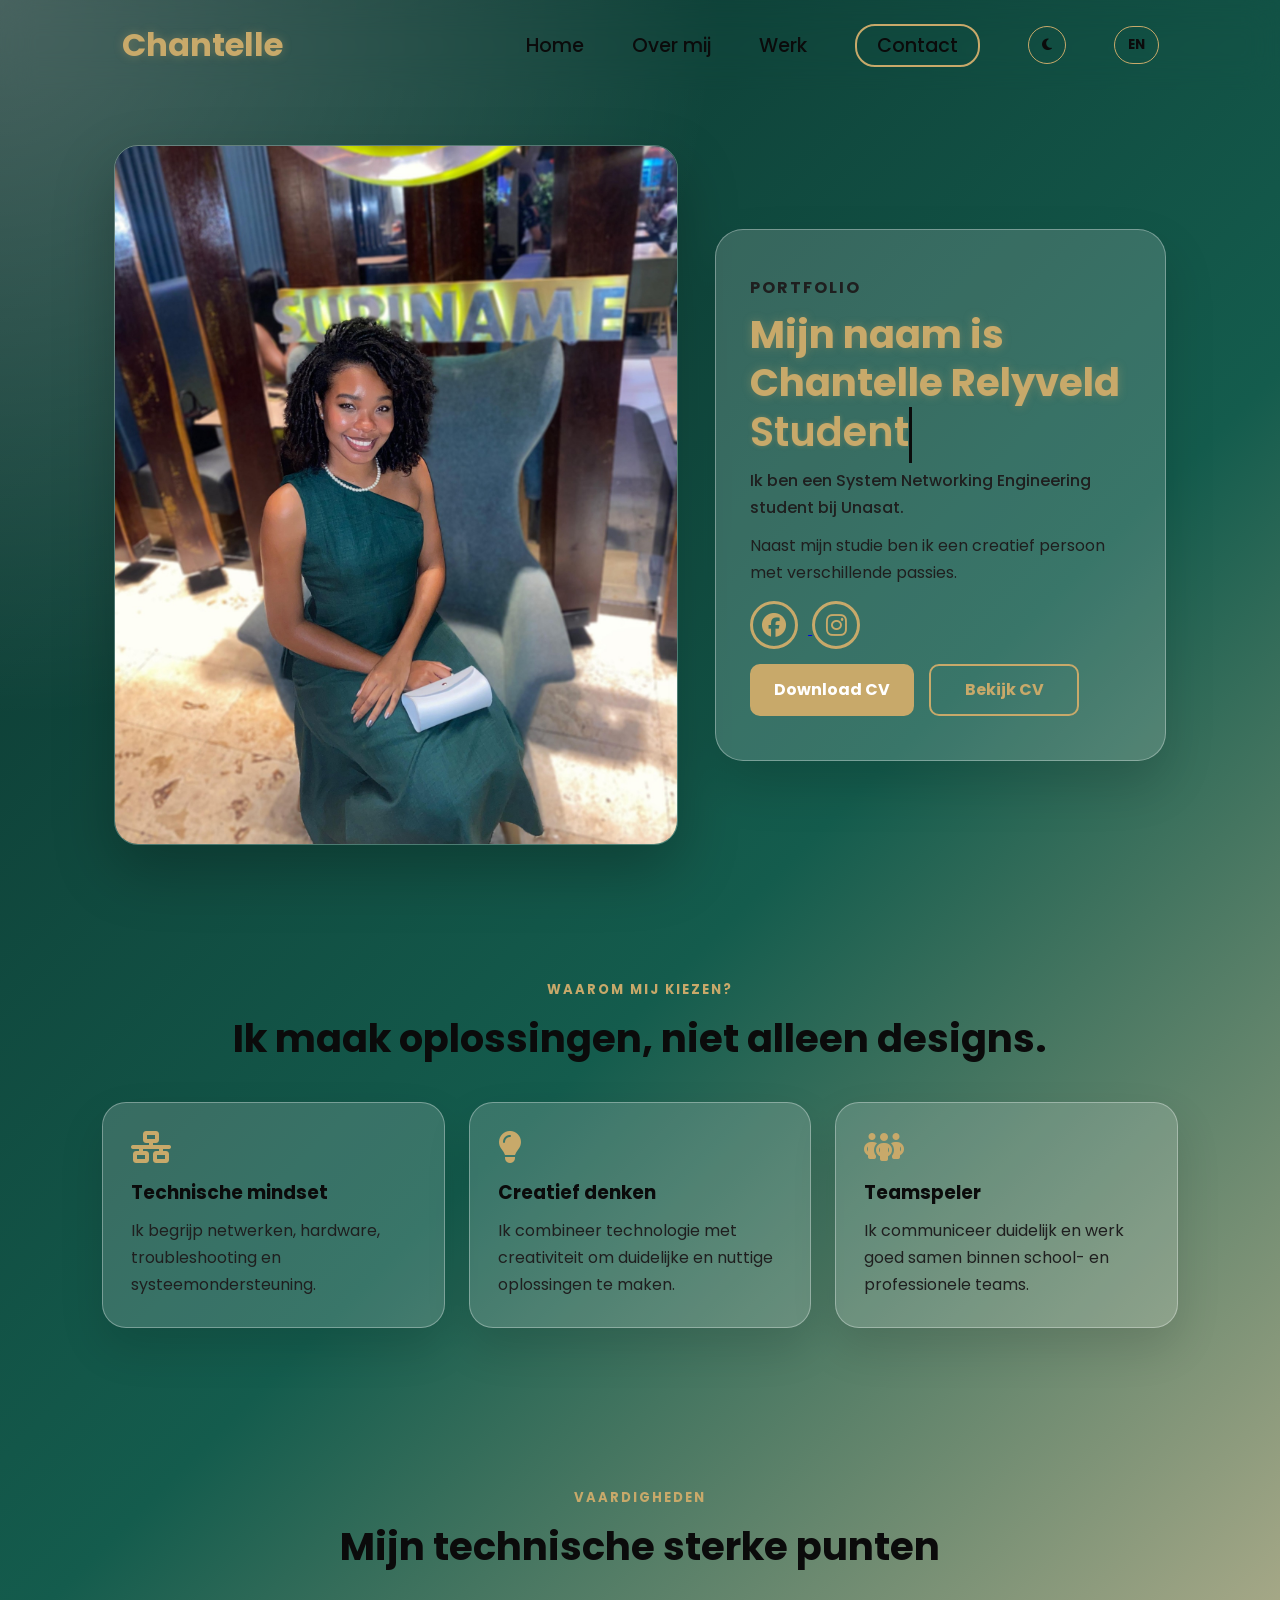
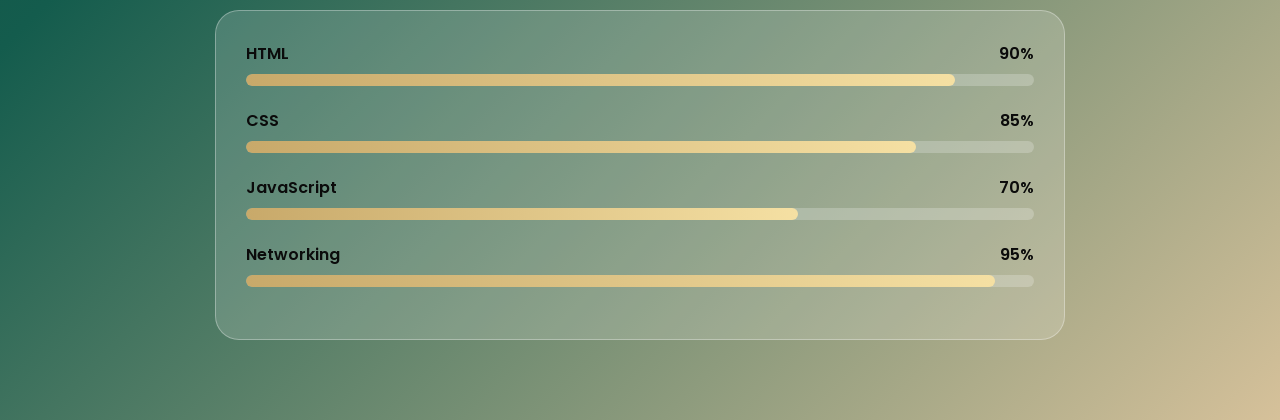
<file: index.html>
<!DOCTYPE html>
<html lang="en">
<head>
    <meta charset="UTF-8">
    <meta name="viewport" content="width=device-width, initial-scale=1.0">
    <title>Chantelle Portfolio</title>

    <!-- Font Awesome -->
    <link rel="stylesheet" href="https://cdnjs.cloudflare.com/ajax/libs/font-awesome/6.7.1/css/all.min.css">

    <!-- CSS (CORRECT VOOR GITHUB PAGES) -->
    <link rel="stylesheet" href="css/main.css">

    <!-- AOS Animation -->
    <link rel="stylesheet" href="https://unpkg.com/aos@next/dist/aos.css" />
</head>

<body>

    <div class="loader">
        <div class="loader-card">
            <div class="loader-logo">CR</div>
            <p data-nl="Welkom bij Chantelle's Portfolio" data-en="Welcome to Chantelle's Portfolio">Welkom bij Chantelle's Portfolio</p>
            <span data-nl="Portfolio laden..." data-en="Loading Experience...">Portfolio laden...</span>
        </div>
    </div>

    <nav>
        <div class="nav-container">
            <div class="logo"><span>Chantelle</span></div>
            <div class="links">
                <div class="link"><a href="index.html" data-nl="Home" data-en="Home">Home</a></div>
                <div class="link"><a href="about.html" data-nl="Over mij" data-en="About">Over mij</a></div>
                <div class="link"><a href="work.html" data-nl="Werk" data-en="Work">Werk</a></div>
                <div class="link contact-btn"><a href="contact.html" data-nl="Contact" data-en="Contact">Contact</a></div>
                <button class="theme-toggle" aria-label="Toggle dark mode">
                    <i class="fa-solid fa-moon"></i>
                </button>
                <button class="lang-toggle" type="button" aria-label="Change language">EN</button>
            </div>
            <i class="fa-solid fa-bars hamburg"></i>
        </div>

        <div class="dropdown">
            <div class="links">
                <a href="index.html" data-nl="Home" data-en="Home">Home</a>
                <a href="about.html" data-nl="Over mij" data-en="About">Over mij</a>
                <a href="work.html" data-nl="Werk" data-en="Work">Werk</a>
                <a href="contact.html" data-nl="Contact" data-en="Contact">Contact</a>
                <button class="theme-toggle mobile-theme" aria-label="Toggle dark mode">
                    <i class="fa-solid fa-moon"></i> <span data-nl="Thema" data-en="Theme">Thema</span>
                </button>
                <button class="lang-toggle mobile-lang" type="button" aria-label="Change language">EN</button>
                <i class="fa-solid fa-xmark cancel"></i>
            </div>
        </div>
    </nav>

    <main class="page-transition">

        <section class="hero-section">
            <div class="main-container">

                <div class="image">
                    <!-- IMAGE CORRECT VOOR GITHUB PAGES -->
                    <img id="profileImg" src="img\greendress.jpeg" alt="Chantelle Relyveld">
                </div>

                <div class="content glass-card">

                    <p class="eyebrow" data-nl="Portfolio" data-en="Portfolio">Portfolio</p>

                    <h1>
                        <span data-nl="Mijn naam is" data-en="My name is">Mijn naam is</span> <span>Chantelle Relyveld</span>
                    </h1>

                    <h1 class="typewriter">
                        <span></span>
                    </h1>

                    <div class="intro-text" data-nl="Ik ben een System Networking Engineering student bij Unasat." data-en="I am currently studying System Networking Engineering at Unasat.">
                        Ik ben een System Networking Engineering student bij Unasat.
                    </div>

                    <p data-nl="Naast mijn studie ben ik een creatief persoon met verschillende passies." data-en="Besides my studies, I am a creative person with many different passions.">
                        Naast mijn studie ben ik een creatief persoon met verschillende passies.
                    </p>

                    <div class="social-links">

                        <a href="https://www.facebook.com/share/1CaXH9vgtw/?mibextid=wwXIfr"
                           target="_blank"
                           aria-label="Facebook">
                            <i class="fa-brands fa-facebook"></i>
                        </a>

                        <a href="https://www.instagram.com/chantellerelyveld"
                           target="_blank"
                           aria-label="Instagram">
                            <i class="fa-brands fa-instagram"></i>
                        </a>

                    </div>

                    <div class="button-row">
                        <a class="main-btn"
                           href="curriculumvitae.pdf"
                           download>
                            <span data-nl="Download CV" data-en="Download CV">Download CV</span>
                        </a>

                        <a class="outline-btn"
                           href="Curriculum vitae.pdf"
                           target="_blank">
                            <span data-nl="Bekijk CV" data-en="View CV">Bekijk CV</span>
                        </a>
                    </div>

                </div>
            </div>
        </section>

        <section class="why-section">
            <div class="section-heading">
                <p class="eyebrow" data-nl="Waarom mij kiezen?" data-en="Why Hire Me?">Waarom mij kiezen?</p>
                <h2 data-nl="Ik maak oplossingen, niet alleen designs." data-en="I create solutions, not just designs.">Ik maak oplossingen, niet alleen designs.</h2>
            </div>

            <div class="cards-grid">

                <article class="info-card">
                    <i class="fa-solid fa-network-wired"></i>
                    <h3 data-nl="Technische mindset" data-en="Technical Mindset">Technische mindset</h3>
                    <p data-nl="Ik begrijp netwerken, hardware, troubleshooting en systeemondersteuning." data-en="I understand networking, hardware, troubleshooting and system support.">
                        Ik begrijp netwerken, hardware, troubleshooting en systeemondersteuning.
                    </p>
                </article>

                <article class="info-card">
                    <i class="fa-solid fa-lightbulb"></i>
                    <h3 data-nl="Creatief denken" data-en="Creative Thinking">Creatief denken</h3>
                    <p data-nl="Ik combineer technologie met creativiteit om duidelijke en nuttige oplossingen te maken." data-en="I combine technology with creativity to build clear and useful solutions.">
                        Ik combineer technologie met creativiteit om duidelijke en nuttige oplossingen te maken.
                    </p>
                </article>

                <article class="info-card">
                    <i class="fa-solid fa-people-group"></i>
                    <h3 data-nl="Teamspeler" data-en="Team Player">Teamspeler</h3>
                    <p data-nl="Ik communiceer duidelijk en werk goed samen binnen school- en professionele teams." data-en="I communicate clearly and work well in school and professional teams.">
                        Ik communiceer duidelijk en werk goed samen binnen school- en professionele teams.
                    </p>
                </article>

            </div>
        </section>

        <section class="skills-section">
            <div class="section-heading">
                <p class="eyebrow" data-nl="Vaardigheden" data-en="Skills">Vaardigheden</p>
                <h2 data-nl="Mijn technische sterke punten" data-en="My Technical Strengths">Mijn technische sterke punten</h2>
            </div>

            <div class="skills-wrapper">

                <div class="skill">
                    <div>
                        <span>HTML</span>
                        <span>90%</span>
                    </div>
                    <div class="bar">
                        <span data-width="90%"></span>
                    </div>
                </div>

                <div class="skill">
                    <div>
                        <span>CSS</span>
                        <span>85%</span>
                    </div>
                    <div class="bar">
                        <span data-width="85%"></span>
                    </div>
                </div>

                <div class="skill">
                    <div>
                        <span>JavaScript</span>
                        <span>70%</span>
                    </div>
                    <div class="bar">
                        <span data-width="70%"></span>
                    </div>
                </div>

                <div class="skill">
                    <div>
                        <span>Networking</span>
                        <span>95%</span>
                    </div>
                    <div class="bar">
                        <span data-width="95%"></span>
                    </div>
                </div>

            </div>
        </section>

    </main>

    <!-- AOS Script -->
    <script src="https://unpkg.com/aos@next/dist/aos.js"></script>

    <script src="js/main.js"></script>

</body>
</html>
</file>
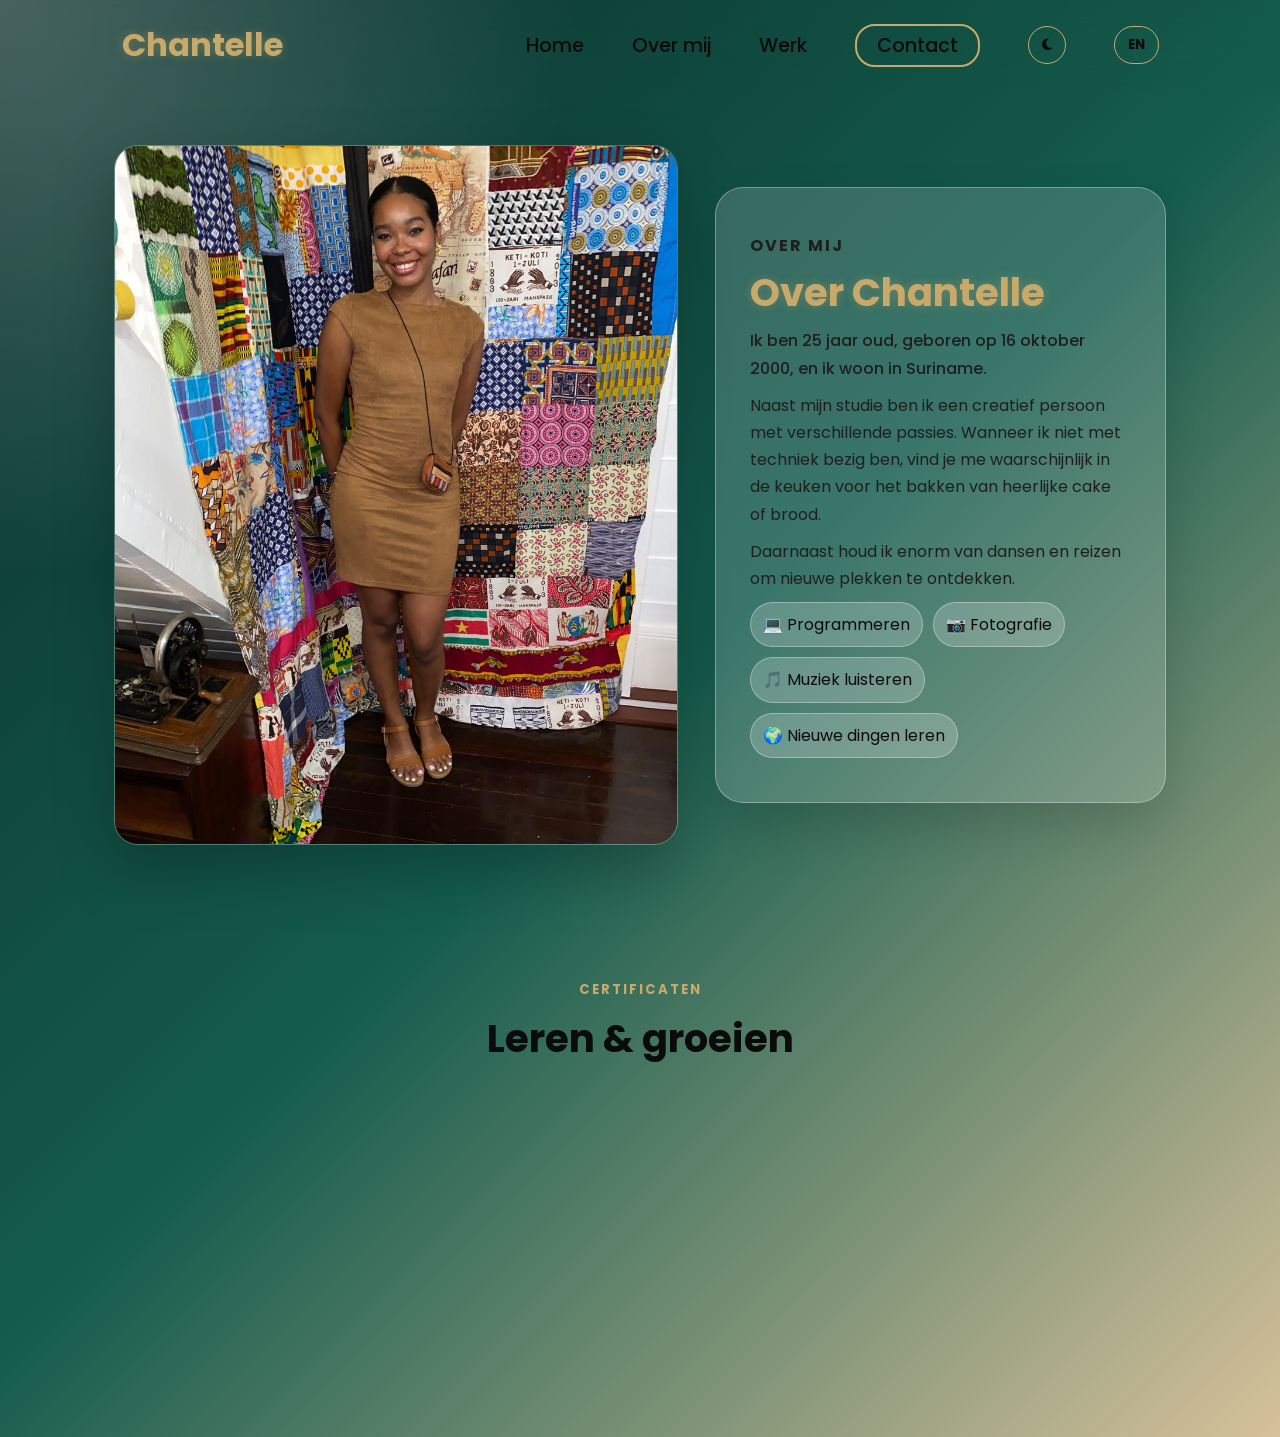
<file: about.html>
<!DOCTYPE html>
<html lang="en">
<head>
    <meta charset="UTF-8">
    <meta name="viewport" content="width=device-width, initial-scale=1.0">
    <title>Chantelle Portfolio</title>
    <link rel="stylesheet" href="https://cdnjs.cloudflare.com/ajax/libs/font-awesome/6.7.1/css/all.min.css">
    <link rel="stylesheet" href="css/main.css">
    
</head>
<body>
    <div class="loader">
        <div class="loader-card">
            <div class="loader-logo">CR</div>
            <p data-nl="Welkom bij Chantelle's Portfolio" data-en="Welcome to Chantelle's Portfolio">Welkom bij Chantelle's Portfolio</p>
            <span data-nl="Portfolio laden..." data-en="Loading Experience...">Portfolio laden...</span>
        </div>
    </div>

    <nav>
        <div class="nav-container">
            <div class="logo"><span>Chantelle</span></div>
            <div class="links">
                <div class="link"><a href="index.html" data-nl="Home" data-en="Home">Home</a></div>
                <div class="link"><a href="about.html" data-nl="Over mij" data-en="About">Over mij</a></div>
                <div class="link"><a href="work.html" data-nl="Werk" data-en="Work">Werk</a></div>
                <div class="link contact-btn"><a href="contact.html" data-nl="Contact" data-en="Contact">Contact</a></div>
                <button class="theme-toggle" aria-label="Toggle dark mode">
                    <i class="fa-solid fa-moon"></i>
                </button>
                <button class="lang-toggle" type="button" aria-label="Change language">EN</button>
            </div>
            <i class="fa-solid fa-bars hamburg"></i>
        </div>

        <div class="dropdown">
            <div class="links">
                <a href="index.html" data-nl="Home" data-en="Home">Home</a>
                <a href="about.html" data-nl="Over mij" data-en="About">Over mij</a>
                <a href="work.html" data-nl="Werk" data-en="Work">Werk</a>
                <a href="contact.html" data-nl="Contact" data-en="Contact">Contact</a>
                <button class="theme-toggle mobile-theme" aria-label="Toggle dark mode">
                    <i class="fa-solid fa-moon"></i> <span data-nl="Thema" data-en="Theme">Thema</span>
                </button>
                <button class="lang-toggle mobile-lang" type="button" aria-label="Change language">EN</button>
                <i class="fa-solid fa-xmark cancel"></i>
            </div>
        </div>
    </nav>

    <main class="page-transition">
        <section class="hero-section">
            <div class="main-container">
                <div class="image">
                    <img src="img/browndress.jpeg" alt="Chantelle Relyveld">
                </div>

                <div class="content glass-card">
                    <p class="eyebrow" data-nl="Over mij" data-en="About Me">Over mij</p>
                    <h1><span data-nl="Over" data-en="About">Over</span> <span>Chantelle</span></h1>

                    <div class="intro-text" data-nl="Ik ben 25 jaar oud, geboren op 16 oktober 2000, en ik woon in Suriname." data-en="I am 25 years old, born on October 16, 2000, and I live in Suriname.">
                        Ik ben 25 jaar oud, geboren op 16 oktober 2000, en ik woon in Suriname.
                    </div>

                    <p data-nl="Naast mijn studie ben ik een creatief persoon met verschillende passies. Wanneer ik niet met techniek bezig ben, vind je me waarschijnlijk in de keuken voor het bakken van heerlijke cake of brood." data-en="Besides my studies, I am a creative person with many different passions. When I am not focused on technology, you can usually find me in the kitchen baking delicious cakes or fresh bread.">
                        Naast mijn studie ben ik een creatief persoon met verschillende passies. Wanneer ik niet met techniek bezig ben, vind je me waarschijnlijk in de keuken voor het bakken van heerlijke cake of brood.
                    </p>

                    <p data-nl="Daarnaast houd ik enorm van dansen en reizen om nieuwe plekken te ontdekken." data-en="I also have a great passion for dancing and traveling, as I love discovering new places.">
                        Daarnaast houd ik enorm van dansen en reizen om nieuwe plekken te ontdekken.
                    </p>

                    <div class="mini-list">
                        <span data-nl="💻 Programmeren" data-en="💻 Programming">💻 Programmeren</span>
                        <span data-nl="📷 Fotografie" data-en="📷 Photography">📷 Fotografie</span>
                        <span data-nl="🎵 Muziek luisteren" data-en="🎵 Listening to music">🎵 Muziek luisteren</span>
                        <span data-nl="🌍 Nieuwe dingen leren" data-en="🌍 Learning new things">🌍 Nieuwe dingen leren</span>
                    </div>
                </div>
            </div>
        </section>

        <section class="cert-section">
            <div class="section-heading">
                <p class="eyebrow" data-nl="Certificaten" data-en="Certifications">Certificaten</p>
                <h2 data-nl="Leren & groeien" data-en="Learning & Growth">Leren & groeien</h2>
            </div>

            <div class="cards-grid">
                <article class="info-card">
                    <i class="fa-solid fa-certificate"></i>
                    <h3 data-nl="Netwerkbasis" data-en="Networking Essentials">Netwerkbasis</h3>
                    <p data-nl="Kennis van basisnetwerkconfiguratie, apparaten en probleemoplossing." data-en="Knowledge of basic network setup, devices and troubleshooting.">Kennis van basisnetwerkconfiguratie, apparaten en probleemoplossing.</p>
                </article>
                <article class="info-card">
                    <i class="fa-solid fa-server"></i>
                    <h3 data-nl="Basis IT-support" data-en="IT Support Basics">Basis IT-support</h3>
                    <p data-nl="Ervaring met technische ondersteuning, systemen en hardwareconfiguratie." data-en="Experience with technical support, systems and hardware configuration.">Ervaring met technische ondersteuning, systemen en hardwareconfiguratie.</p>
                </article>
                <article class="info-card">
                    <i class="fa-solid fa-camera"></i>
                    <h3 data-nl="Interesse in beveiliging & CCTV" data-en="Security & CCTV Interest">Interesse in beveiliging & CCTV</h3>
                    <p data-nl="Interesse in slimme technologie, camerasystemen en veilige omgevingen." data-en="Interested in smart technology, camera systems and secure environments.">Interesse in slimme technologie, camerasystemen en veilige omgevingen.</p>
                </article>
            </div>
        </section>

    </main>

    <script src="js/main.js"></script>
</body>
</html>
</file>
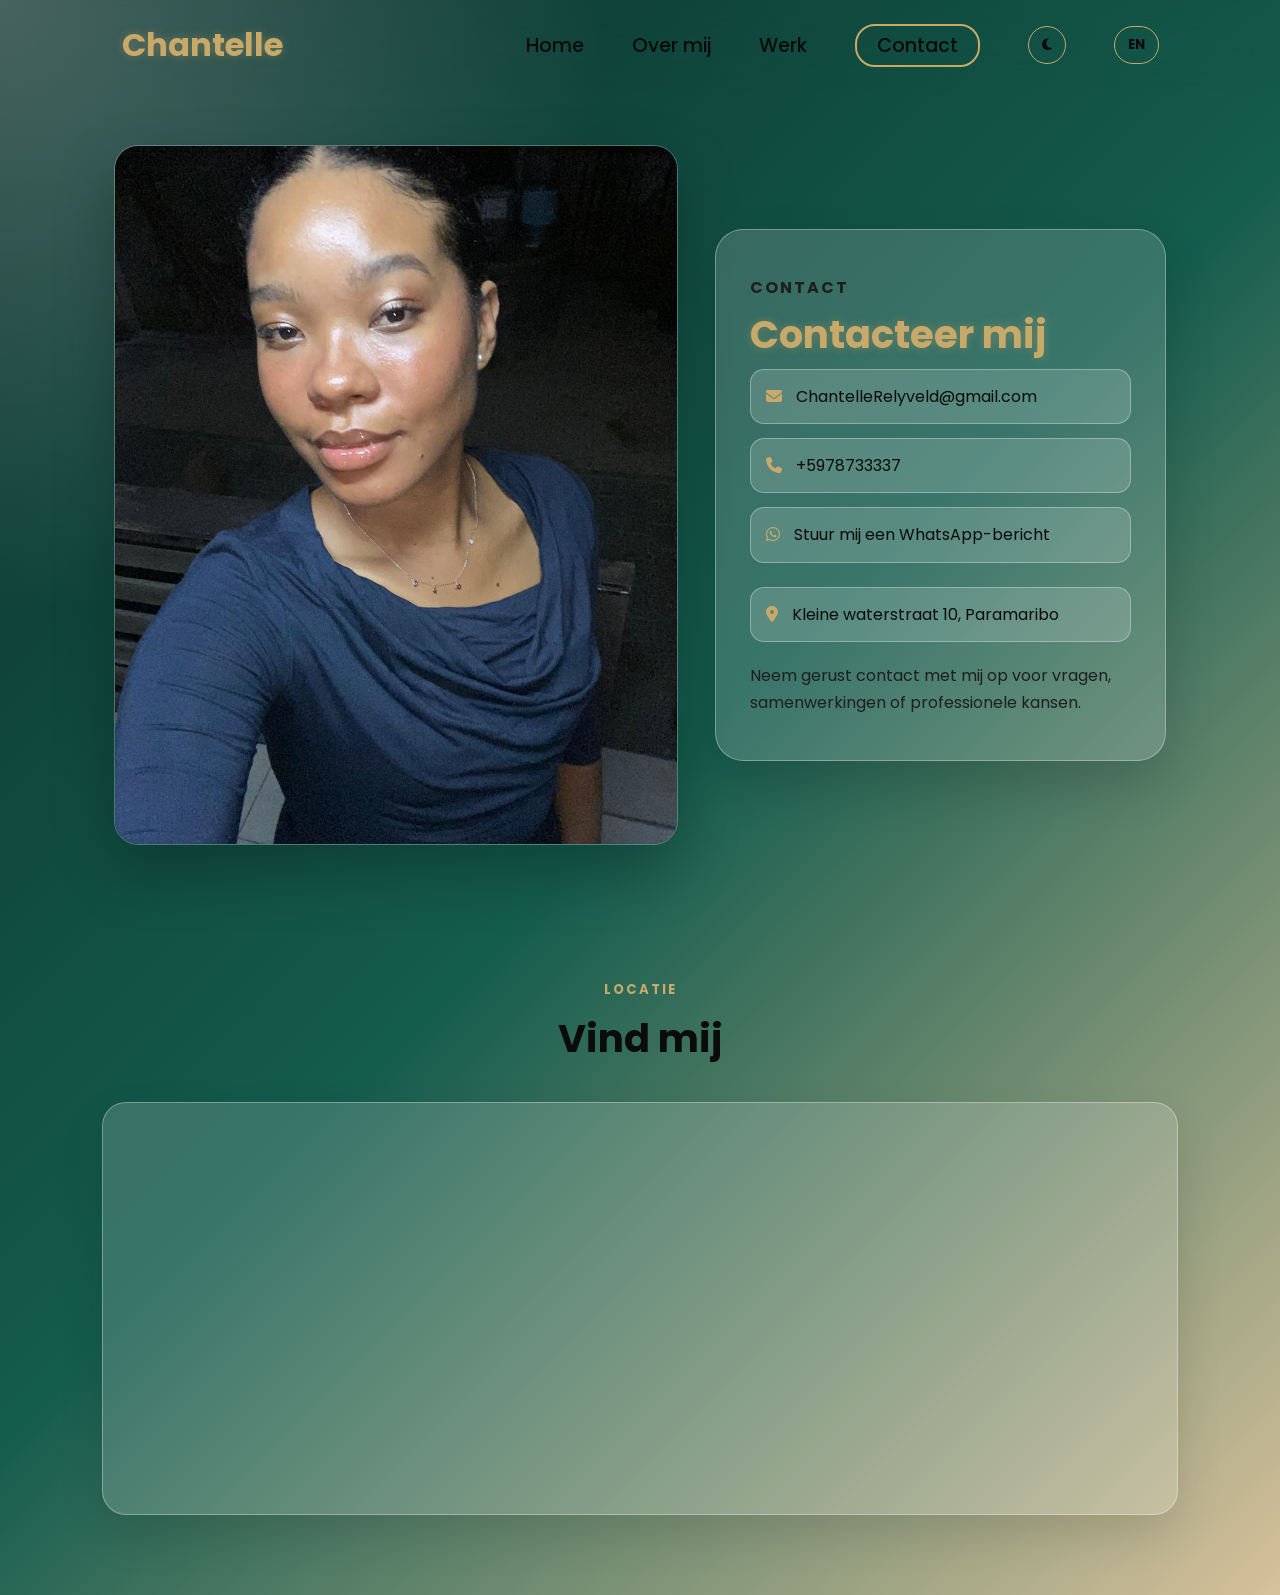
<file: contact.html>
<!DOCTYPE html>
<html lang="en">
<head>
    <meta charset="UTF-8">
    <meta name="viewport" content="width=device-width, initial-scale=1.0">
    <title>Chantelle Portfolio</title>
    <link rel="stylesheet" href="https://cdnjs.cloudflare.com/ajax/libs/font-awesome/6.7.1/css/all.min.css">
    <link rel="stylesheet" href="css/main.css">
    <link rel="stylesheet" href="css/contact.css">
</head>
<body>
    <div class="loader">
        <div class="loader-card">
            <div class="loader-logo">CR</div>
            <p data-nl="Welkom bij Chantelle's Portfolio" data-en="Welcome to Chantelle's Portfolio">Welkom bij Chantelle's Portfolio</p>
            <span data-nl="Portfolio laden..." data-en="Loading Experience...">Portfolio laden...</span>
        </div>
    </div>

    <nav>
        <div class="nav-container">
            <div class="logo"><span>Chantelle</span></div>
            <div class="links">
                <div class="link"><a href="index.html" data-nl="Home" data-en="Home">Home</a></div>
                <div class="link"><a href="about.html" data-nl="Over mij" data-en="About">Over mij</a></div>
                <div class="link"><a href="work.html" data-nl="Werk" data-en="Work">Werk</a></div>
                <div class="link contact-btn"><a href="contact.html" data-nl="Contact" data-en="Contact">Contact</a></div>
                <button class="theme-toggle" aria-label="Toggle dark mode">
                    <i class="fa-solid fa-moon"></i>
                </button>
                <button class="lang-toggle" type="button" aria-label="Change language">EN</button>
            </div>
            <i class="fa-solid fa-bars hamburg"></i>
        </div>

        <div class="dropdown">
            <div class="links">
                <a href="index.html" data-nl="Home" data-en="Home">Home</a>
                <a href="about.html" data-nl="Over mij" data-en="About">Over mij</a>
                <a href="work.html" data-nl="Werk" data-en="Work">Werk</a>
                <a href="contact.html" data-nl="Contact" data-en="Contact">Contact</a>
                <button class="theme-toggle mobile-theme" aria-label="Toggle dark mode">
                    <i class="fa-solid fa-moon"></i> <span data-nl="Thema" data-en="Theme">Thema</span>
                </button>
                <button class="lang-toggle mobile-lang" type="button" aria-label="Change language">EN</button>
                <i class="fa-solid fa-xmark cancel"></i>
            </div>
        </div>
    </nav>

    <main class="page-transition">
        <section class="hero-section">
            <div class="main-container">
                <div class="image">
                    <img src="img\blauw.jpeg" alt="Contact Chantelle">
                </div>

                <div class="content glass-card">
                    <p class="eyebrow" data-nl="Contact" data-en="Contact">Contact</p>
                    <h1><span data-nl="Contacteer" data-en="Contact">Contacteer</span> <span data-nl="mij" data-en="Me">mij</span></h1>

                    <div class="contact-list">
                        <a href="mailto:ChantelleRelyveld@gmail.com">
                            <i class="fa-solid fa-envelope"></i>
                            ChantelleRelyveld@gmail.com
                        </a>

                        <a href="tel:+5978733337">
                            <i class="fa-solid fa-phone"></i>
                            +5978733337
                        </a>

                        <a href="https://wa.me/5978733337" target="_blank">
                            <i class="fa-brands fa-whatsapp"></i>
                            <span data-nl="Stuur mij een WhatsApp-bericht" data-en="Chat with me on WhatsApp">Stuur mij een WhatsApp-bericht</span>
                        </a>

                        <div>
                            <i class="fa-solid fa-location-dot"></i>
                            Kleine waterstraat 10, Paramaribo
                        </div>
                    </div>

                    <p data-nl="Neem gerust contact met mij op voor vragen, samenwerkingen of professionele kansen." data-en="Feel free to reach out to me for questions, collaborations, or professional opportunities.">
                        Neem gerust contact met mij op voor vragen, samenwerkingen of professionele kansen.
                    </p>
                </div>
            </div>
        </section>

        <section class="map-section">
            <div class="section-heading">
                <p class="eyebrow" data-nl="Locatie" data-en="Location">Locatie</p>
                <h2 data-nl="Vind mij" data-en="Find Me">Vind mij</h2>
            </div>

            <div class="map-card">
                <iframe
                    src="https://www.google.com/maps?q=Royal%20Torarica%20Hotel%2C%2010%20Kleine%20Waterstraat%2C%20Paramaribo%2C%20Suriname&output=embed"
                    loading="lazy"
                    referrerpolicy="no-referrer-when-downgrade">
                </iframe>
            </div>
        </section>

    </main>

    <script src="js/main.js"></script>
</body>
</html>
</file>
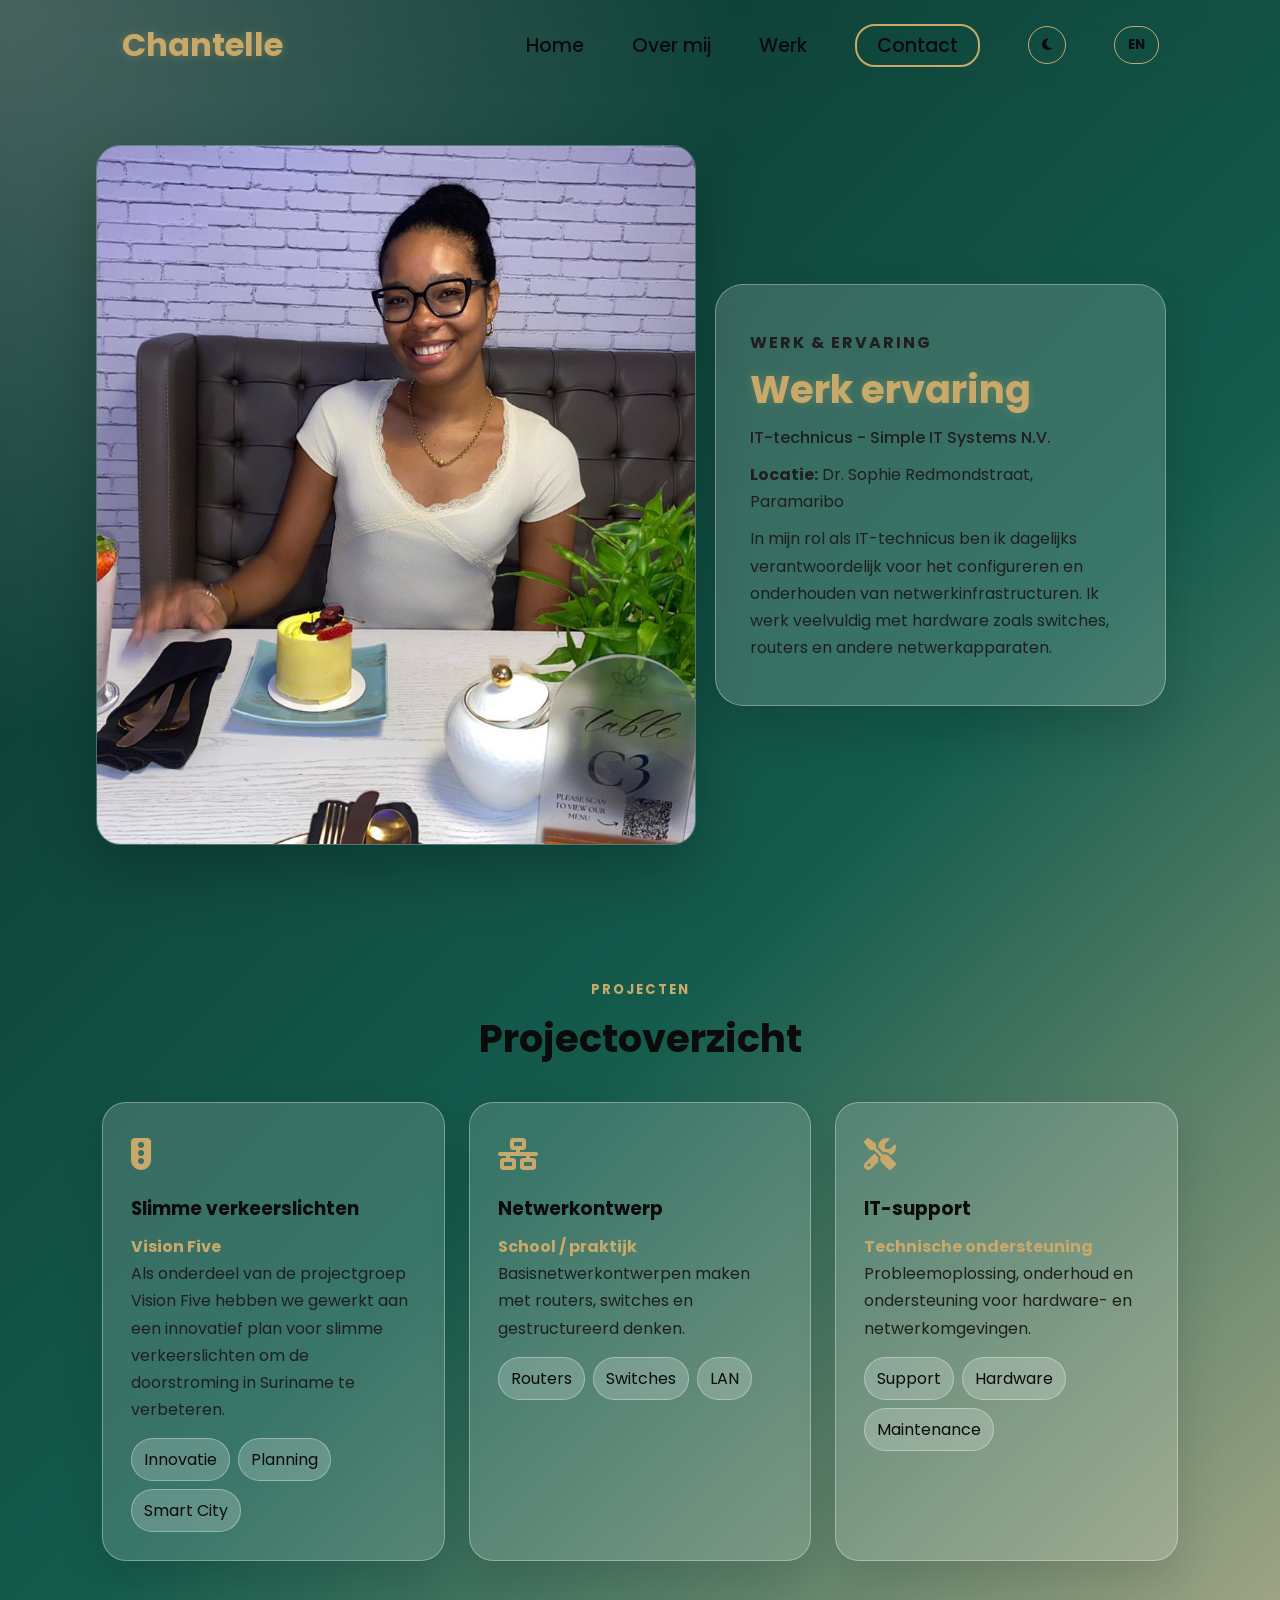
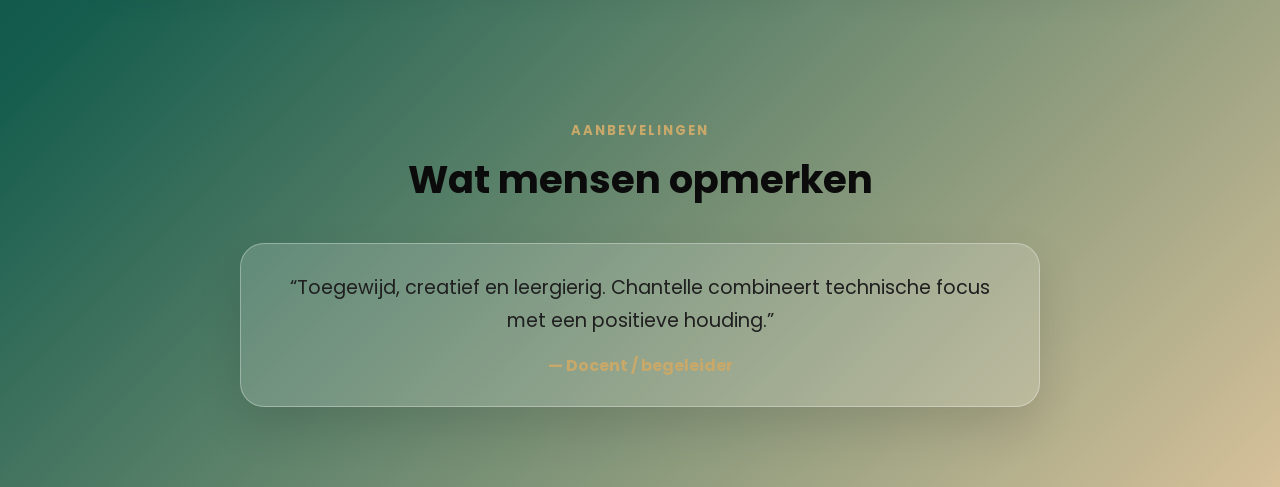
<file: work.html>
<!DOCTYPE html>
<html lang="en">
<head>
    <meta charset="UTF-8">
    <meta name="viewport" content="width=device-width, initial-scale=1.0">
    <title>Chantelle Portfolio</title>
    <link rel="stylesheet" href="https://cdnjs.cloudflare.com/ajax/libs/font-awesome/6.7.1/css/all.min.css">
    <link rel="stylesheet" href="css/main.css">
    <link rel="stylesheet" href="css/work.css">
</head>
<body>
    <div class="loader">
        <div class="loader-card">
            <div class="loader-logo">CR</div>
            <p data-nl="Welkom bij Chantelle's Portfolio" data-en="Welcome to Chantelle's Portfolio">Welkom bij Chantelle's Portfolio</p>
            <span data-nl="Portfolio laden..." data-en="Loading Experience...">Portfolio laden...</span>
        </div>
    </div>

    <nav>
        <div class="nav-container">
            <div class="logo"><span>Chantelle</span></div>
            <div class="links">
                <div class="link"><a href="index.html" data-nl="Home" data-en="Home">Home</a></div>
                <div class="link"><a href="about.html" data-nl="Over mij" data-en="About">Over mij</a></div>
                <div class="link"><a href="work.html" data-nl="Werk" data-en="Work">Werk</a></div>
                <div class="link contact-btn"><a href="contact.html" data-nl="Contact" data-en="Contact">Contact</a></div>
                <button class="theme-toggle" aria-label="Toggle dark mode">
                    <i class="fa-solid fa-moon"></i>
                </button>
                <button class="lang-toggle" type="button" aria-label="Change language">EN</button>
            </div>
            <i class="fa-solid fa-bars hamburg"></i>
        </div>

        <div class="dropdown">
            <div class="links">
                <a href="index.html" data-nl="Home" data-en="Home">Home</a>
                <a href="about.html" data-nl="Over mij" data-en="About">Over mij</a>
                <a href="work.html" data-nl="Werk" data-en="Work">Werk</a>
                <a href="contact.html" data-nl="Contact" data-en="Contact">Contact</a>
                <button class="theme-toggle mobile-theme" aria-label="Toggle dark mode">
                    <i class="fa-solid fa-moon"></i> <span data-nl="Thema" data-en="Theme">Thema</span>
                </button>
                <button class="lang-toggle mobile-lang" type="button" aria-label="Change language">EN</button>
                <i class="fa-solid fa-xmark cancel"></i>
            </div>
        </div>
    </nav>

    <main class="page-transition">
        <section class="hero-section">
            <div class="main-container">
                <div class="image">
                    <img src="img/chantelle.jpeg" alt="Chantelle Work">
                </div>

                <div class="content glass-card">
                    <p class="eyebrow" data-nl="Werk & ervaring" data-en="Work & Experience">Werk & ervaring</p>
                    <h1><span data-nl="Werk" data-en="Work">Werk</span> <span data-nl="ervaring" data-en="Experience">ervaring</span></h1>

                    <div class="intro-text" data-nl="IT-technicus - Simple IT Systems N.V." data-en="IT Technician - Simple IT Systems N.V.">
                        IT-technicus - Simple IT Systems N.V.
                    </div>

                    <p><b data-nl="Locatie:" data-en="Location:">Locatie:</b> Dr. Sophie Redmondstraat, Paramaribo</p>

                    <p data-nl="In mijn rol als IT-technicus ben ik dagelijks verantwoordelijk voor het configureren en onderhouden van netwerkinfrastructuren. Ik werk veelvuldig met hardware zoals switches, routers en andere netwerkapparaten." data-en="In my role as an IT technician, I am responsible for configuring and maintaining network infrastructures on a daily basis. I frequently work with hardware such as switches, routers, and other networking devices.">
                        In mijn rol als IT-technicus ben ik dagelijks verantwoordelijk voor het configureren en onderhouden van netwerkinfrastructuren. Ik werk veelvuldig met hardware zoals switches, routers en andere netwerkapparaten.
                    </p>
                </div>
            </div>
        </section>

        <section class="projects-section">
            <div class="section-heading">
                <p class="eyebrow" data-nl="Projecten" data-en="Projects">Projecten</p>
                <h2 data-nl="Projectoverzicht" data-en="Project Showcase">Projectoverzicht</h2>
            </div>

            <div class="project-grid">
                <article class="project-card">
                    <div class="project-icon"><i class="fa-solid fa-traffic-light"></i></div>
                    <h3 data-nl="Slimme verkeerslichten" data-en="Smart Traffic Lights">Slimme verkeerslichten</h3>
                    <p class="project-label">Vision Five</p>
                    <p data-nl="Als onderdeel van de projectgroep Vision Five hebben we gewerkt aan een innovatief plan voor slimme verkeerslichten om de doorstroming in Suriname te verbeteren." data-en="As part of the Vision Five project group, we worked on an innovative plan for smart traffic lights to improve traffic flow in Suriname.">
                        Als onderdeel van de projectgroep Vision Five hebben we gewerkt aan een innovatief plan voor slimme verkeerslichten om de doorstroming in Suriname te verbeteren.
                    </p>
                    <div class="tags">
                        <span data-nl="Innovatie" data-en="Innovation">Innovatie</span>
                        <span data-nl="Planning" data-en="Planning">Planning</span>
                        <span data-nl="Smart City" data-en="Smart City">Smart City</span>
                    </div>
                </article>

                <article class="project-card">
                    <div class="project-icon"><i class="fa-solid fa-network-wired"></i></div>
                    <h3 data-nl="Netwerkontwerp" data-en="Network Design">Netwerkontwerp</h3>
                    <p class="project-label" data-nl="School / praktijk" data-en="School / Practice">School / praktijk</p>
                    <p data-nl="Basisnetwerkontwerpen maken met routers, switches en gestructureerd denken." data-en="Designing basic network layouts using routers, switches and structured thinking.">
                        Basisnetwerkontwerpen maken met routers, switches en gestructureerd denken.
                    </p>
                    <div class="tags">
                        <span>Routers</span>
                        <span>Switches</span>
                        <span>LAN</span>
                    </div>
                </article>

                <article class="project-card">
                    <div class="project-icon"><i class="fa-solid fa-screwdriver-wrench"></i></div>
                    <h3 data-nl="IT-support" data-en="IT Support">IT-support</h3>
                    <p class="project-label" data-nl="Technische ondersteuning" data-en="Technical Support">Technische ondersteuning</p>
                    <p data-nl="Probleemoplossing, onderhoud en ondersteuning voor hardware- en netwerkomgevingen." data-en="Troubleshooting, maintenance and support for hardware and networking environments.">
                        Probleemoplossing, onderhoud en ondersteuning voor hardware- en netwerkomgevingen.
                    </p>
                    <div class="tags">
                        <span data-nl="Support" data-en="Support">Support</span>
                        <span data-nl="Hardware" data-en="Hardware">Hardware</span>
                        <span data-nl="Maintenance" data-en="Maintenance">Maintenance</span>
                    </div>
                </article>
            </div>
        </section>

        <section class="testimonial-section">
            <div class="section-heading">
                <p class="eyebrow" data-nl="Aanbevelingen" data-en="Testimonials">Aanbevelingen</p>
                <h2 data-nl="Wat mensen opmerken" data-en="What People Notice">Wat mensen opmerken</h2>
            </div>

            <div class="testimonial-card">
                <p data-nl="“Toegewijd, creatief en leergierig. Chantelle combineert technische focus met een positieve houding.”" data-en="“Dedicated, creative and eager to learn. Chantelle combines technical focus with a positive attitude.”">
                    “Toegewijd, creatief en leergierig. Chantelle combineert technische focus met een positieve houding.”
                </p>
                <span data-nl="— Docent / begeleider" data-en="— Lecturer / Supervisor">— Docent / begeleider</span>
            </div>
        </section>

    </main>

    <script src="js/main.js"></script>
</body>
</html>
</file>
<file: css/main.css>
@import url('https://fonts.googleapis.com/css2?family=Poppins:wght@100;200;300;400;500;600&display=swap');

:root{
    --accent: #C8A96A;
    --accent-dark: #BFA181;
    --text: #0b0b0b;
    --muted: #1f1f1f;
    --glass: rgba(255,255,255,0.16);
    --glass-border: rgba(255,255,255,0.32);
    --shadow: rgba(0,0,0,0.25);
}

body.dark{
    --text: #f7f1e3;
    --muted: #e9ddc7;
    --glass: rgba(0,0,0,0.22);
    --glass-border: rgba(255,255,255,0.18);
    background:
    radial-gradient(circle at top left, rgba(255,255,255,0.12), transparent 30%),
    linear-gradient(135deg, #061f1b, #0c3b33, #8a7447);
}

*{
    padding: 0;
    margin: 0;
    font-family: 'Poppins', sans-serif;
    box-sizing: border-box;
}

html{
    overflow-x: hidden;
    scroll-behavior: smooth;
}

body{
    width: 100%;
    min-height: 100vh;
    overflow-x: hidden;
    color: var(--text);
    background:
    radial-gradient(circle at top left, rgba(255,255,255,0.25), transparent 30%),
    linear-gradient(135deg, #0b2f2a, #145c4d, #d6c19a);
}

/* Loader */
.loader{
    position: fixed;
    inset: 0;
    background: linear-gradient(135deg, #0b2f2a, #145c4d);
    display: grid;
    place-items: center;
    z-index: 9999;
    transition: opacity .5s ease, visibility .5s ease;
}

.loader.hidden{
    opacity: 0;
    visibility: hidden;
}

.loader-card{
    text-align: center;
    color: white;
}

.loader-logo{
    width: 74px;
    height: 74px;
    border-radius: 50%;
    display: grid;
    place-items: center;
    margin: 0 auto 18px;
    background: var(--accent);
    color: white;
    font-weight: 700;
    font-size: 1.5rem;
    box-shadow: 0 0 40px rgba(200,169,106,0.55);
}

.loader-card p{
    font-weight: 600;
    font-size: 1.1rem;
}

.loader-card span{
    opacity: .8;
    font-size: .9rem;
}

/* Navigation */
nav{
    width: 100%;
    height: 10vh;
    position: sticky;
    top: 0;
    z-index: 10;
    backdrop-filter: blur(16px);
}

.nav-container{
    width: 100%;
    height: 100%;
    display: flex;
    justify-content: space-around;
    align-items: center;
}

.logo{
    color: var(--text);
    font-size: 2rem;
    font-weight: bolder;
}

.logo span{
    color: var(--accent);
    text-shadow: 0 0 10px rgba(200,169,106,0.35);
}

.hamburg, .cancel{
    cursor: pointer;
    position: absolute;
    right: 15px;
    top: 10px;
    color: var(--text);
    font-size: 2rem;
    display: none;
}

.nav-container .links {
    display: flex;
    gap: 3rem;
    align-items: center;
}

.nav-container .links a{
    position: relative;
    font-size: 1.2rem;
    color: var(--text);
    text-decoration: none;
    font-weight: 500;
    transition: 0.3s linear;
}

.nav-container .links a::before{
    position: absolute;
    content: "";
    bottom: -3px;
    left: 0;
    width: 0%;
    height: 3px;
    background-color: var(--accent);
    transition: 0.2s linear;
}

.nav-container .links a:hover::before{
    width: 100%;
}

.nav-container .links a:hover{
    color: var(--accent);
}

.nav-container .contact-btn{
    background-color: transparent;
    padding: 5px 20px;
    border-radius: 20px;
    border: 2px solid var(--accent);
    transition: 0.2s linear;
}

.nav-container .contact-btn:hover,
.nav-container .contact-btn:hover a{
    background-color: var(--accent);
    color: white;
}

.theme-toggle{
    border: 1.5px solid var(--accent);
    background: transparent;
    color: var(--text);
    border-radius: 50px;
    padding: 8px 13px;
    cursor: pointer;
    transition: .25s ease;
}

.theme-toggle:hover{
    background: var(--accent);
    color: white;
}

.dropdown{
    z-index: 100;
    position: absolute;
    top: 0;
    transform: translateY(-500px);
    width: 100%;
    height: auto;
    backdrop-filter: brightness(40%) blur(3px);
    box-shadow: 0 0 20px black;
    transition: 0.2s linear;
}

.dropdown .links a,
.dropdown .mobile-theme{
    color: white;
    display: flex;
    text-decoration: none;
    justify-content: center;
    padding: 15px 0;
    align-items: center;
    transition: 0.2s linear;
}

.dropdown .links a:hover{
    background-color: var(--accent);
}

/* Page transitions */
.page-transition{
    opacity: 0;
    transform: translateY(14px);
    animation: pageIn .75s ease forwards;
}

@keyframes pageIn{
    to{
        opacity: 1;
        transform: translateY(0);
    }
}

/* Hero */
section{
    width: 100%;
}

.hero-section{
    min-height: 90vh;
}

.main-container{
    width: 100%;
    min-height: 90vh;
    display: flex;
    justify-content: space-evenly;
    align-items: center;
    padding: 40px 6%;
}

.main-container .image{
    width: 50%;
    display: flex;
    justify-content: center;
}

.main-container .image img{
    width: 600px;
    height: 700px;
    object-fit: cover;
    border-radius: 24px;
    box-shadow: 0 25px 60px var(--shadow);
    border: 1px solid rgba(255,255,255,0.25);
}

.main-container .content{
    color: var(--text);
    width: 40%;
    min-height: 100px;
}

.glass-card{
    background: var(--glass);
    border: 1px solid var(--glass-border);
    border-radius: 28px;
    padding: 34px;
    box-shadow: 0 24px 50px rgba(0,0,0,0.15);
    backdrop-filter: blur(16px);
}

.eyebrow{
    color: var(--accent);
    font-weight: 700;
    letter-spacing: 2px;
    text-transform: uppercase;
    font-size: .82rem;
    margin-bottom: 10px;
}

.content h1{
    font-size: clamp(2rem, 3vw, 3.2rem);
    line-height: 1.25;
}

.content h1 span{
    color: var(--accent);
    text-shadow: 0 0 10px rgba(200,169,106,0.35);
}

.content .typewriter{
    font-weight: 600;
    font-size: clamp(1.4rem, 2vw, 2.4rem);
}

.content .typewriter span{
    color: var(--accent);
    font-size: 2.5rem;
    text-shadow: 0 0 5px rgba(200,169,106,0.35);
    position: relative;
}

.typewriter span::before{
    content: var(--typewriter-1, "A Student");
    animation: words 15s infinite;
}

.typewriter span::after{
    content: "";
    position: absolute;
    width: calc(100% + 8px);
    height: 100%;
    border-left: 3px solid var(--text);
    animation: cursor 0.6s linear infinite;
}

@keyframes cursor{
    to{
        border-left: 3px solid var(--accent);
    }
}

@keyframes words{
    0%, 33%{
        content: var(--typewriter-1, "A Student");
    }
    34%, 66%{
        content: var(--typewriter-2, "A Hard Worker");
    }
    67%, 100%{
        content: var(--typewriter-3, "A Future Engineer");
    }
}

.content p,
.content div{
    font-size: clamp(0.95rem, 0.6rem + 1vw, 1rem);
    margin: 10px 0;
    line-height: 1.7;
    color: var(--muted);
}

.intro-text{
    font-weight: 500;
}

.social-links{
    margin-top: 12px;
}

.social-links i{
    display: inline-flex;
    justify-content: center;
    align-items: center;
    width: 3rem;
    height: 3rem;
    background-color: transparent;
    border: 0.2rem solid var(--accent);
    border-radius: 50%;
    color: var(--accent);
    margin: 5px 10px 5px 0;
    font-size: 1.5rem;
    transition: 0.2s linear;
}

.social-links i:hover{
    scale: 1.3;
    color: white;
    background-color: var(--accent);
    filter: drop-shadow(0 0 10px rgba(200,169,106,0.7));
}

.button-row{
    display: flex;
    gap: 15px;
    flex-wrap: wrap;
    margin-top: 25px;
}

.main-btn,
.outline-btn{
    display: inline-flex;
    justify-content: center;
    align-items: center;
    min-width: 150px;
    height: 52px;
    padding: 0 22px;
    border-radius: 10px;
    text-decoration: none;
    font-weight: 700;
    transition: 0.25s ease;
}

.main-btn{
    background: var(--accent);
    color: white;
    border: 2px solid var(--accent);
}

.outline-btn{
    color: var(--accent);
    border: 2px solid var(--accent);
    background: transparent;
}

.main-btn:hover,
.outline-btn:hover{
    transform: translateY(-3px);
    box-shadow: 0 0 35px rgba(200,169,106,0.45);
}

.mini-list{
    display: flex;
    flex-wrap: wrap;
    gap: 10px;
    margin-top: 20px;
}

.mini-list span,
.tags span{
    background: rgba(255,255,255,0.2);
    border: 1px solid var(--glass-border);
    padding: 8px 12px;
    border-radius: 999px;
    color: var(--text);
}

/* Sections */
.why-section,
.skills-section,
.cert-section,
.projects-section,
.testimonial-section,
.map-section{
    padding: 80px 8%;
}

.section-heading{
    text-align: center;
    margin-bottom: 35px;
}

.section-heading h2{
    font-size: clamp(1.8rem, 3vw, 2.6rem);
    color: var(--text);
}

.cards-grid,
.project-grid{
    display: grid;
    grid-template-columns: repeat(3, 1fr);
    gap: 24px;
}

.info-card,
.project-card,
.testimonial-card,
.map-card{
    background: var(--glass);
    border: 1px solid var(--glass-border);
    border-radius: 24px;
    padding: 28px;
    backdrop-filter: blur(16px);
    box-shadow: 0 20px 45px rgba(0,0,0,0.12);
    transition: .25s ease;
}

.info-card:hover,
.project-card:hover{
    transform: translateY(-8px);
}

.info-card i,
.project-icon{
    color: var(--accent);
    font-size: 2rem;
    margin-bottom: 15px;
}

.info-card h3,
.project-card h3{
    color: var(--text);
    margin-bottom: 10px;
}

.info-card p,
.project-card p,
.testimonial-card p{
    color: var(--muted);
    line-height: 1.7;
}

.skills-wrapper{
    max-width: 850px;
    margin: auto;
    background: var(--glass);
    border: 1px solid var(--glass-border);
    border-radius: 24px;
    padding: 30px;
    backdrop-filter: blur(16px);
}

.skill{
    margin-bottom: 22px;
}

.skill > div:first-child{
    display: flex;
    justify-content: space-between;
    color: var(--text);
    font-weight: 600;
}

.bar{
    height: 12px;
    background: rgba(255,255,255,0.22);
    border-radius: 999px;
    overflow: hidden;
    margin-top: 8px;
}

.bar span{
    display: block;
    height: 100%;
    width: 0;
    background: linear-gradient(90deg, var(--accent), #f5e0a3);
    border-radius: 999px;
    transition: width 1.4s ease;
}

.project-label{
    color: var(--accent) !important;
    font-weight: 700;
}

.tags{
    display: flex;
    flex-wrap: wrap;
    gap: 8px;
    margin-top: 15px;
}

.testimonial-card{
    max-width: 800px;
    margin: auto;
    text-align: center;
}

.testimonial-card p{
    font-size: 1.2rem;
}

.testimonial-card span{
    display: block;
    margin-top: 15px;
    color: var(--accent);
    font-weight: 700;
}

/* Contact */
.contact-list{
    display: grid;
    gap: 14px;
    margin: 20px 0;
}

.contact-list a,
.contact-list div{
    color: var(--text);
    text-decoration: none;
    background: rgba(255,255,255,0.16);
    border: 1px solid var(--glass-border);
    padding: 13px 15px;
    border-radius: 14px;
}

.contact-list i{
    color: var(--accent);
    margin-right: 10px;
}

.map-card{
    padding: 12px;
    overflow: hidden;
}

.map-card iframe{
    width: 100%;
    height: 380px;
    border: 0;
    border-radius: 18px;
}

/* Mobile */
@media (max-width:884px){
    body{
        overflow-y: visible;
    }

    nav .logo{
        position: absolute;
        top: 16px;
        left: 15px;
        font-size: 1.5rem;
    }

    .nav-container .links{
        display: none;
    }

    .hamburg,.cancel{
        display: block;
    }

    .cancel{
        color: white;
    }

    .main-container{
        flex-direction: column;
        padding: 30px 0;
    }

    .main-container .image{
        width: 90%;
    }

    .main-container .image img{
        width: 90%;
        height: 420px;
    }

    .main-container .content{
        width: 85%;
        margin-top: 20px;
    }

    .cards-grid,
    .project-grid{
        grid-template-columns: 1fr;
    }

    .why-section,
    .skills-section,
    .cert-section,
    .projects-section,
    .testimonial-section,
    .map-section{
        padding: 60px 7%;
    }

    .social-links i{
        width: 2.5rem;
        height: 2.5rem;
        font-size: 1.5rem;
    }

    .button-row{
        flex-direction: column;
    }

    .main-btn,
    .outline-btn{
        width: 100%;
    }
}


/* Language toggle */
.lang-toggle{
    border: 1.5px solid var(--accent);
    background: transparent;
    color: var(--text);
    border-radius: 50px;
    padding: 8px 13px;
    cursor: pointer;
    font-weight: 700;
    transition: .25s ease;
}

.lang-toggle:hover{
    background: var(--accent);
    color: white;
}

.dropdown .mobile-lang{
    color: white;
    display: flex;
    justify-content: center;
    align-items: center;
    margin: 8px auto 14px;
    width: 90px;
}
</file>
<file: css/contact.css>
/* Extra contact page styling can be added here */
</file>
<file: css/work.css>
/* Extra work page styling can be added here */
</file>
